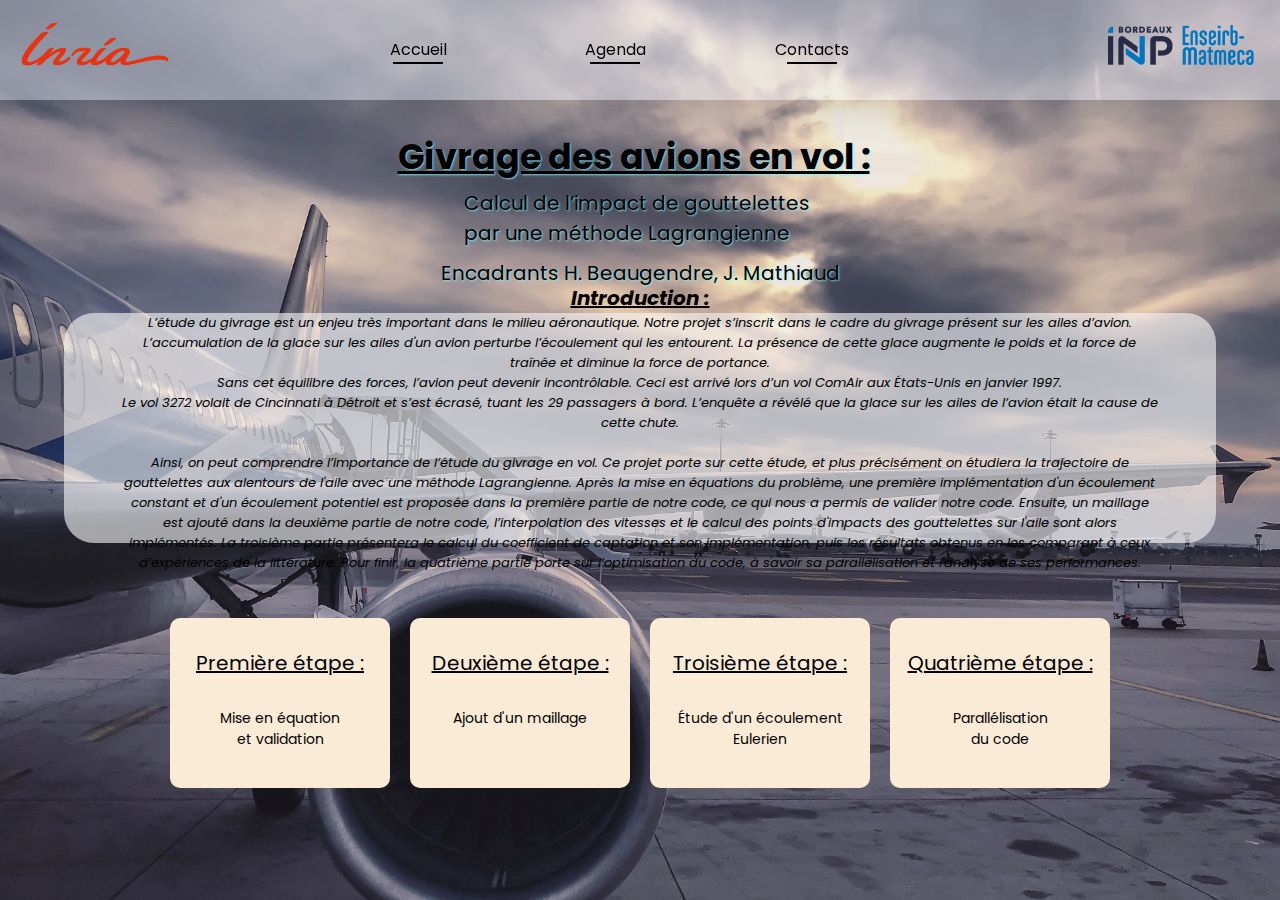
<file: index.html>
<!DOCTYPE html>

<html>

    <head>

        <meta charset="UTF-8">
        <link rel="stylesheet" href="style.css">
        <title>Accueil - Givrage</title>

    </head>

    <body>


        <div class="all">

            <div class="nav">

                <ul class="logo_2">
                    <a href="https://www.inria.fr/fr"><div class="logo_inria"></div></a>
                </ul>

                <ul class="milieu">
                    <ul class="normal">
                        <a href="./index.html"><li>Accueil</li></a>
                        <div class="trait"></div>
                    </ul>
                    <ul class="particulier">  
                        <a href="./Agenda/index.html"><li>Agenda</li></a>
                        <div class="trait"></div>
                    </ul>
                    <ul class="normal">
                        <a href="./Contacts/index.html"><li>Contacts</li></a>
                        <div class="trait"></div>
                    </ul>

                </ul>

                
                <a href="https://www.bordeaux-inp.fr/fr"><div class="logo"></div></a>
                
            </div>


            <div class="etapes">


                <div class="titre">
                    <div class="gros">
                        Givrage des avions en vol : 
                    </div>
                    <div class="fit">
                        Calcul de l’impact de gouttelettes 
                        <br> par une méthode Lagrangienne 
                    </div>
                    <div class="encadrant">
                        Encadrants H. Beaugendre, J. Mathiaud
                    </div>

                </div>


                <div class="intro">
                    
                    <div class="text-intro">
                        Introduction : 
                    </div>
                    <div class="texte">

                        L’étude du givrage est un enjeu très important dans le milieu aéronautique. Notre projet s’inscrit dans le cadre du givrage présent sur les ailes d’avion.</br>
                        L’accumulation de la glace sur les ailes d'un avion perturbe l’écoulement qui les entourent. La présence de cette glace augmente le poids et la force de traînée et diminue la force de portance. </br>
                        Sans cet équilibre des forces, l’avion peut devenir incontrôlable. Ceci est arrivé lors d’un vol ComAir aux États-Unis en janvier 1997. </br>
                        Le vol 3272 volait de Cincinnati à Détroit et s’est écrasé, tuant les 29 passagers à bord. L’enquête a révélé que la glace sur les ailes de l’avion était la cause de cette chute. </br> </br>

                        Ainsi, on peut comprendre l’importance de l’étude du givrage en vol. Ce projet porte sur cette étude, et plus précisément on étudiera la trajectoire de gouttelettes aux alentours de l'aile avec une méthode Lagrangienne. Après la mise en équations du problème, une première implémentation d'un écoulement constant et d'un écoulement potentiel est proposée dans la première partie de notre code, ce qui nous a permis de valider notre code. Ensuite, un maillage est ajouté dans la deuxième partie de notre code, l’interpolation des vitesses et le calcul des points d'impacts des gouttelettes sur l'aile sont alors implémentés. La troisième partie présentera le calcul du coefficient de captation et son implémentation, puis les résultats obtenus en les comparant à ceux d’expériences de la littérature. Pour finir, la quatrième partie porte sur l’optimisation du code, à savoir sa parallélisation et l'analyse de ses performances. </br>

                    </div>

                </div>


                <ul class="milieu_haut">

                    <a href="./premiere_etape/index.html"><div class="espace">
                        <div class="cas">Première étape : </div>
                        <div class="ecriture">
                            Mise en équation <br> et validation
                        </div>
                    </div></a>

                    <a href="./deuxieme_etape/index.html"><div class="espace">
                        <div class="cas">Deuxième étape :</div>
                        <div class="ecriture">
                            Ajout d'un maillage  
                        </div>
                    </div></a>

                    <a href="./troisieme_etape/index.html"><div class="espace">
                        <div class="cas">Troisième étape :</div>
                        <div class="ecriture">
                            Étude d'un écoulement <br>  Eulerien
                        </div>
                    </div></a>

                    <a href="./parallelisation/index.html"><div class="espace">
                        <div class="cas">Quatrième étape :</div>
                        <div class="ecriture">
                            Parallélisation<br> du code
                        </div>
                    </div></a>


                </ul>



            </div>


        </div>





    </body>


</html>
</file>
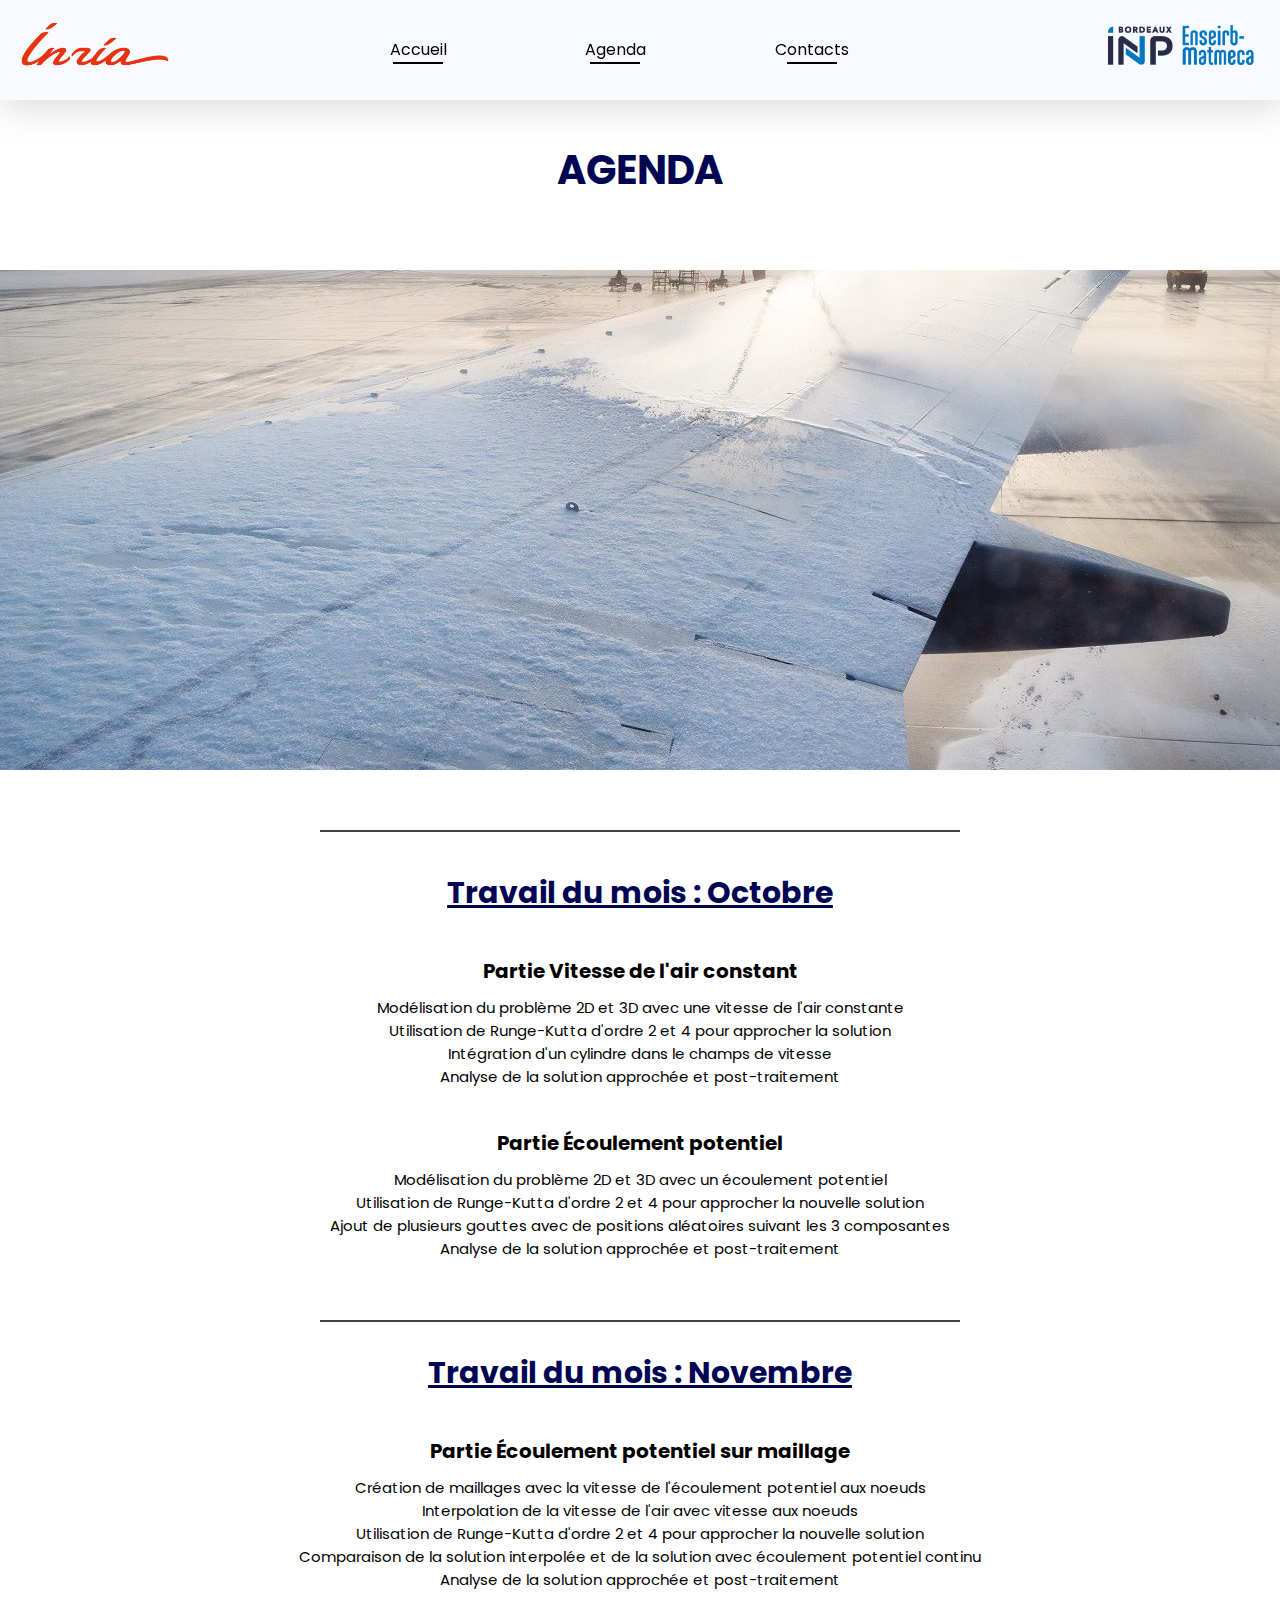
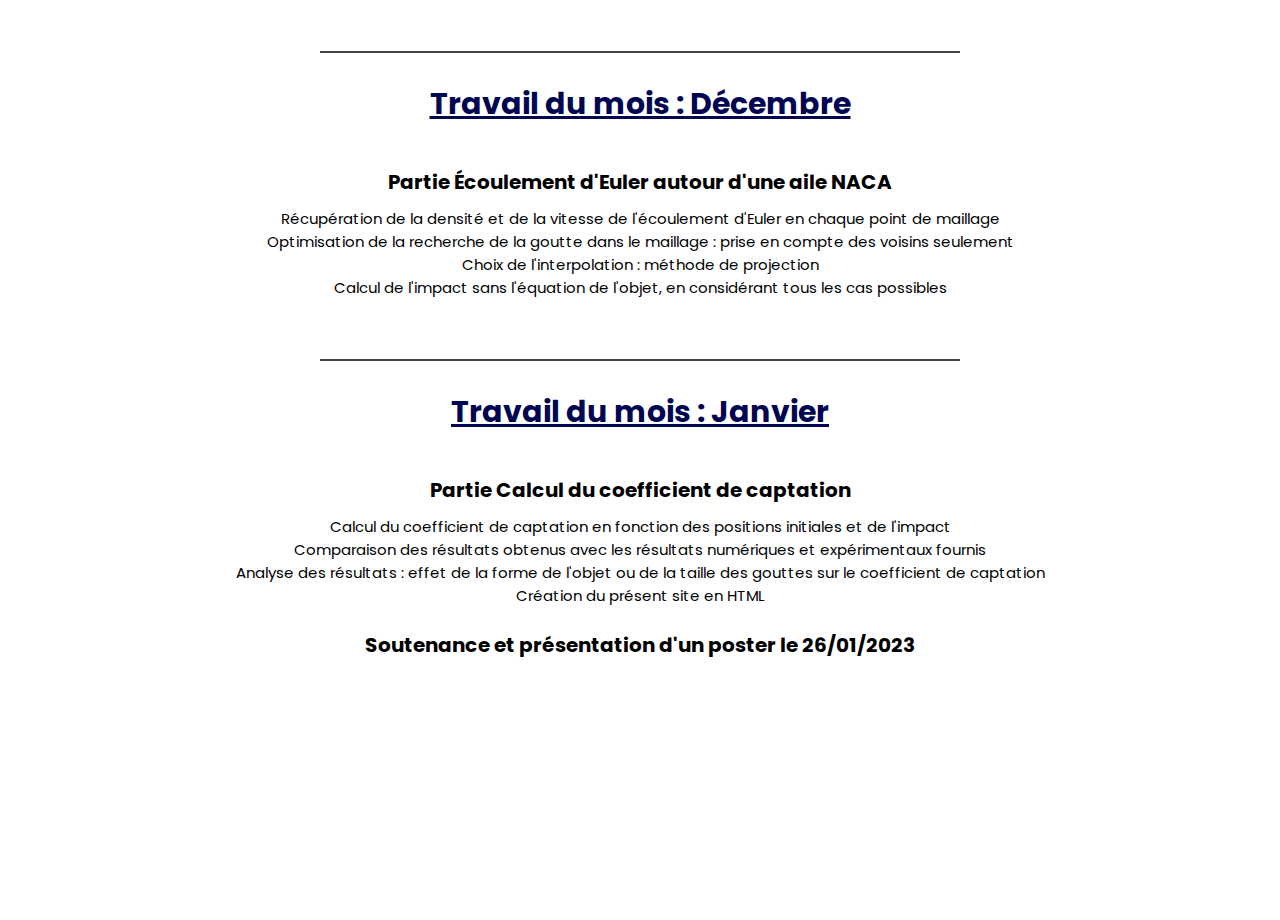
<file: Agenda/index.html>
<!DOCTYPE html>

<html>

    <head>

        <meta charset="UTF-8">
        <link rel="stylesheet" href="style.css">
        <title>Agenda - Givrage</title>

    </head>

    <body>


        <div class="all">

            <div class="nav">

                <ul class="logo_2">
                    <a href="https://www.inria.fr/fr"><div class="logo_inria"></div></a>
                </ul>

                <ul class="milieu">

                    <ul class="normal">
                        <a href="../index.html"><li>Accueil</li></a>
                        <div class="trait"></div>
                    </ul>

                    <ul class="particulier">  
                        <a href="./index.html"><li>Agenda</li></a>
                        <div class="trait"></div>
                    </ul>

                    <ul class="normal">
                        <a href="../Contacts/index.html"><li>Contacts</li></a>
                        <div class="trait"></div>
                    </ul>

                </ul>

                <a href="https://www.bordeaux-inp.fr/fr"><div class="logo"></div></a>
                
            
            </div>

            <div class="titre_partie">

                <div>
                    Agenda
                </div>
                
                
            </div>

            <div class="titre_photo">


            </div>
    
            <div class="trait-niveau">

                <div class="trait-intro"></div>

            </div>


            <div class="bloc_note">

                <div class="mois">
                    <div>Travail du mois : Octobre</div> 
                </div>

                <ul class="task">
                    <div class="titre">Partie Vitesse de l'air constant</div>
                    <li>Modélisation du problème 2D et 3D avec une vitesse de l'air constante</li>
                    <li>Utilisation de Runge-Kutta d'ordre 2 et 4 pour approcher la solution</li>
                    <li>Intégration d'un cylindre dans le champs de vitesse</li>
                    <li>Analyse de la solution approchée et post-traitement</li>
                </ul>

                <ul class="task">
                    <div class="titre">Partie Écoulement potentiel</div>
                    <li>Modélisation du problème 2D et 3D avec un écoulement potentiel</li>
                    <li>Utilisation de Runge-Kutta d'ordre 2 et 4 pour approcher la nouvelle solution</li>
                    <li>Ajout de plusieurs gouttes avec de positions aléatoires suivant les 3 composantes</li>
                    <li>Analyse de la solution approchée et post-traitement</li>
                </ul>

                <div class="trait-niveau">

                    <div class="trait-intro"></div>
    
                </div>

                <div class="mois_novembre">
                    <div>Travail du mois : Novembre</div> 
                </div>


                <ul class="task">
                    <div class="titre">Partie Écoulement potentiel sur maillage</div>
                    <li>Création de maillages avec la vitesse de l'écoulement potentiel aux noeuds</li>
                    <li>Interpolation de la vitesse de l'air avec vitesse aux noeuds</li>
                    <li>Utilisation de Runge-Kutta d'ordre 2 et 4 pour approcher la nouvelle solution</li>
                    <li>Comparaison de la solution interpolée et de la solution avec écoulement potentiel continu</li>
                    <li>Analyse de la solution approchée et post-traitement</li>
                </ul>


                <div class="trait-niveau">
                    <div class="trait-intro"></div>
                </div>

                <div class="mois_novembre">
                    <div>Travail du mois : Décembre</div> 
                </div>


                <ul class="task">
                    <div class="titre">Partie Écoulement d'Euler autour d'une aile NACA</div>
                    <li>Récupération de la densité et de la vitesse de l'écoulement d'Euler en chaque point de maillage</li>
                    <li>Optimisation de la recherche de la goutte dans le maillage : prise en compte des voisins seulement</li>
                    <li>Choix de l'interpolation : méthode de projection</li>
                    <li>Calcul de l'impact sans l'équation de l'objet, en considérant tous les cas possibles</li>
                </ul>

                <div class="trait-niveau">
                    <div class="trait-intro"></div>
                </div>

                <div class="mois_novembre">
                    <div>Travail du mois : Janvier</div> 
                </div>


                <ul class="task">
                    <div class="titre">Partie Calcul du coefficient de captation</div>
                    <li>Calcul du coefficient de captation en fonction des positions initiales et de l'impact</li>
                    <li>Comparaison des résultats obtenus avec les résultats numériques et expérimentaux fournis</li>
                    <li>Analyse des résultats : effet de la forme de l'objet ou de la taille des gouttes sur le coefficient de captation</li>
                    <li>Création du présent site en HTML</li>
                    <br>
                    <div class="titre">Soutenance et présentation d'un poster le 26/01/2023</div>
                </ul>

            </div>




        </div>





    </body>


</html>
</file>
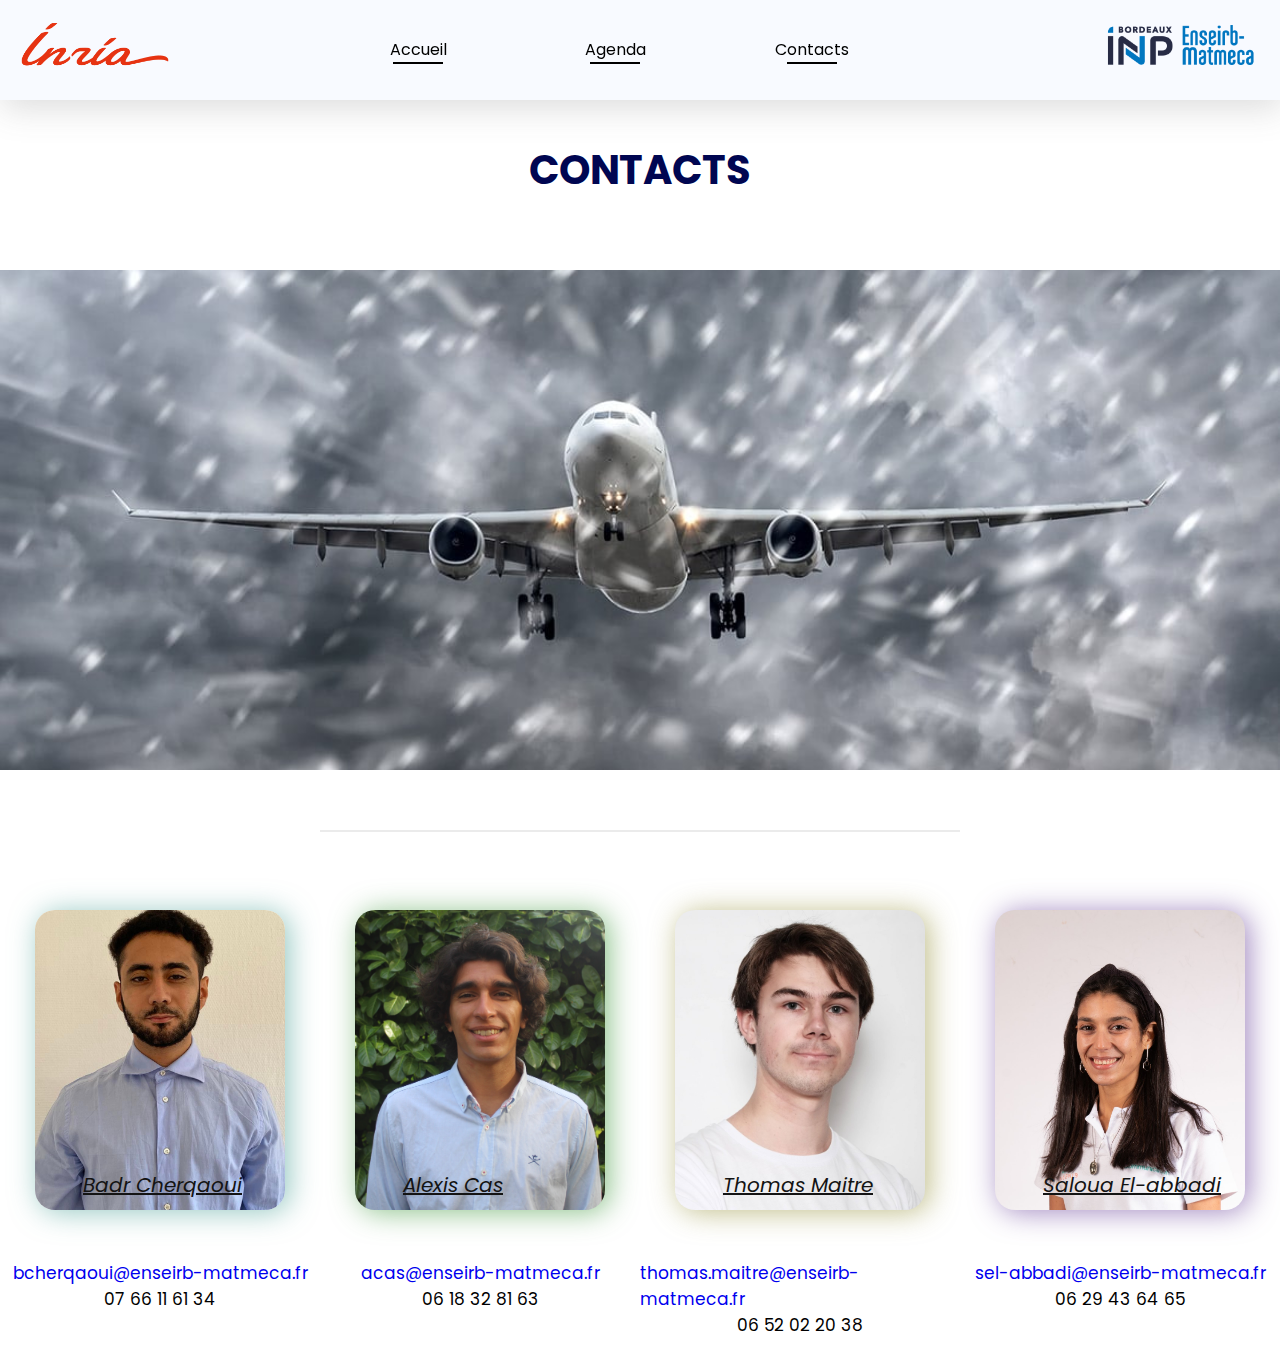
<file: Contacts/index.html>
<!DOCTYPE html>

<html>

    <head>

        <meta charset="UTF-8">
        <link rel="stylesheet" href="style.css">
        <title>Contacts - Givrage</title>

    </head>

    <body>


        <div class="all">

            <div class="nav">

                <ul class="logo_2">
                    <a href="https://www.inria.fr/fr"><div class="logo_inria"></div></a>
                </ul>

                <ul class="milieu">

                    <ul class="normal">
                        <a href="../index.html"><li>Accueil</li></a>
                        <div class="trait"></div>
                    </ul>

                    <ul class="particulier">  
                        <a href="../Agenda/index.html"><li>Agenda</li></a>
                        <div class="trait"></div>
                    </ul>

                    <ul class="normal">
                        <a href="./index.html"><li>Contacts</li></a>
                        <div class="trait"></div>
                    </ul>

                </ul>

                <a href="https://www.bordeaux-inp.fr/fr"><div class="logo"></div></a>
                
            
            </div>

            <div class="titre_partie">

                <div>
                    Contacts
                </div>
                
                
            </div>

            <div class="titre_photo"></div>
            <!-- <iframe width="100%" height="400" class= "titre_photo" src="./asset/production ID_3678380.mp4"> </iframe> -->
    
            <div class="trait-niveau">

                <div class="trait-intro">

                </div>

            </div>


            <div class="espace">


                <div class="espace_personne">

                    <div class="photo-1"><div class="prenom_text">Badr Cherqaoui</div></div>
                    <div class="elem_contact"><a href="mailto:bcherqaoui@enseirb-matmeca.fr?subject=Contacte suite au visionnage du site Givrage">bcherqaoui@enseirb-matmeca.fr</a></div>
                    <div class="elem_contact">07 66 11 61 34</div>


                </div>

                <div class="espace_personne">

                    <div class="photo-2"><div class="prenom_text">Alexis Cas</div></div>
                    <div class="elem_contact"><a href="mailto:acas@enseirb-matmeca.fr?subject=Contacte suite au visionnage du site Givrage">acas@enseirb-matmeca.fr</a></div>
                    <div class="elem_contact">06 18 32 81 63</div>

                    
                </div>

                <div class="espace_personne">

                    <div class="photo-3"><div class="prenom_text">Thomas Maitre</div></div>
                    <div class="elem_contact"><a href="mailto:thomas.maitre@enseirb-matmeca.fr?subject=Contacte suite au visionnage du site Givrage">thomas.maitre@enseirb-matmeca.fr</a></div>
                    <div class="elem_contact">06 52 02 20 38</div>

                    
                </div>

                <div class="espace_personne">

                    <div class="photo-4"><div class="prenom_text">Saloua El-abbadi</div></div>
                    <div class="elem_contact"><a href="mailto:sel-abbadi@enseirb-matmeca.fr?subject=Contacte suite au visionnage du site Givrage">sel-abbadi@enseirb-matmeca.fr</a></div>
                    <div class="elem_contact">06 29 43 64 65</div>


                    
                </div>


            </div>





        </div>





    </body>


</html>
</file>
<file: style.css>
@import url('https://fonts.googleapis.com/css2?family=Poppins&display=swap');
@import url('https://fonts.googleapis.com/css2?family=Dancing+Script&display=swap');
@import url('https://fonts.googleapis.com/css2?family=Lato:wght@300&display=swap');

*{
    padding: 0; 
    margin: 0; 
}

body{
    scroll-behavior: smooth;
    background-image: url("./asset/avion.jpg");  
    background-size: cover;
    background-position:top; 
    background-repeat: no-repeat;
    position: relative;

}

li{

    list-style-type: none;
}

a{
    text-decoration: none;
}


.nav{
    position: fixed;
    display: flex;
    align-items: center;
    justify-content: space-between;
    height: 100px;
    width: 100%;
    background-color: rgba(0, 255, 255, 0);
    transition: width 0.5s, height 1s, background-color 0.4s, transform 0.5s;
    z-index: 1000;


}

.nav li{
    color : black; 
}

.nav:hover{
    background-color: rgba(237, 242, 255, 0.416);
    box-shadow: 2px 8px 32px rgba(91, 88, 88, 0.21);

}

.all{

    height: 100vh;

}

.avion{
    width: 100%;
    height: 100vh;
}

.logo{
    
    width: 200px;
    height: 100px;

    margin-left: 20px;
    margin-bottom: 70px;
    background-image: url("./asset/Logo_ENSEIRB-MATMECA-Bordeaux_INP.svg.png");  
    background-size: cover;
    background-repeat: no-repeat;

}

.milieu{
    display: flex;
    flex-direction: row;
}

.milieu li{
    font-family: 'Poppins', sans-serif;

}

.milieu .normal{
    display: flex;
    flex-direction: column;
    justify-content: center;
    align-items: center;
    width: 70px;
    margin : 5px 50px; 
    padding: 8px 9px;
    border-radius: 20px 0px 20px 0px;
    transition: width 0.5s, height 1s, background-color 0.4s, transform 0.5s;

}

.particulier{
    display: flex;
    flex-direction: column;
    justify-content: center;
    align-items: center;
    width: 70px;
    margin : 5px 50px; 
    border-radius: 20px 0px 20px 0px;
    padding: 8px 18px;
    transition: width 0.5s, height 1s, background-color 0.9s, transform 0.5s;

    
}

.milieu ul:hover{
    background-color: rgba(113, 113, 113, 0.569);

}

.trait{
    background-color: black;
    height: 2px;
    width: 50px;
}



.logo_2{
    display: flex;
    flex-direction: row;
}

.logo_cea{
    
    width: 100px;
    height: 70px;

    margin-left: 20px;
    margin-bottom: 13px;
    background-image: url("./asset/CEA_logo_nouveau.svg.png");  
    background-size: cover;
    background-position: center;
    margin-top: 15px;

}


.logo_inria{
    
    width: 150px;
    height: 70px;

    margin-left: 20px;
    margin-bottom: 13px;
    background-image: url("./asset/Inr_logo_fr_rouge.png");  
    background-size: cover;
    background-position: center;
    margin-top: 15px;


}

.etapes{
    padding-top: 120px;
    display: flex ;
    flex-direction: column;
    justify-content: space-between; 
    align-items: center;
}



.milieu_haut{
    display: flex;
    flex-direction: row;
    justify-content: center;
    height: 200px;
    width: 100%;
    margin-top: 70px;
}

.titre{

    font-family: 'Poppins', sans-serif;
    display: flex;
    flex-direction: column;
    margin: 10px 50px;
    color: rgb(0, 0, 0);

    
}

.titre div{
    text-shadow:1px 1px 2px rgba(129, 249, 255, 0.76);
}


.gros{
    font-size: 35px;
    font-weight: bold;
    text-decoration: underline;
}

.fit{
    font-size: 20px;
    padding: 5px 66px;
}

.encadrant{
    font-size: 20px;
    padding: 5px 43px;
}


.espace{

    margin: 5px 10px;
    height: 170px;
    width: 220px;
    background-color: antiquewhite;
    /* background-image: url("./asset/pexels-isabella-mendes-348481.jpg");   */
    background-size: cover;
    background-position:top; 
    background-position: center;

    border-radius: 10px 10px 10px 10px;

    transition: width 0.5s, height 1s, box-shadow 0.9s, transform 0.5s, border-radius 0.5s;

    display: flex;
    align-items: center;
    flex-direction: column;

}




.espace:hover{
    box-shadow:-9px 5px 19px rgba(79, 79, 79, 0.95);
    border-radius: 50px 10px 50px 10px;

}


.ecriture{
    display: flex;
    color: black;
    font-family: 'Poppins', sans-serif;
    font-size: 14px;
    margin-top: 30px;
    text-align: center;
}

.cas{
    display: flex;
    color: black;
    font-family: 'Poppins', sans-serif;
    font-size: 20px;
    margin-top: 30px; 
    text-decoration: underline;
}




.projet{

    font-family: 'Poppins', sans-serif;

    font-size: 30px;
    line-height: 3.875rem;

    margin : 0 80px; 
    text-transform: uppercase;
    color: rgb(1, 1, 26);

}




.intro{
    background-color: rgba(244, 244, 244, 0.627);
    width: 90%;
    height: 230px;
    display: flex;
    flex-direction: column;
    justify-content: center;
    align-items: center;
    margin-top: 10px;
    border-radius: 30px;
    font-style:italic;
}

.text-intro{
    font-size: 20px;
    font-family: "Poppins", sans-serif;
    font-weight: bold;
    text-decoration: underline;
}

.texte{
    text-align: center;
    width: 90%;
    font-size: 13px;
    font-family: "Poppins", sans-serif;
}
</file>
<file: Agenda/style.css>
@import url('https://fonts.googleapis.com/css2?family=Poppins&display=swap');
@import url('https://fonts.googleapis.com/css2?family=Dancing+Script&display=swap');

*{
    padding: 0; 
    margin: 0; 
}

body{
    scroll-behavior: smooth;
    /* background-image: url("./asset/givrage.jpeg");   */
    background-size: cover;
    background-position:top; 
    background-repeat: no-repeat;

}



a{
    text-decoration: none;
}


.nav{
    position: fixed; 
    display: flex;
    align-items: center;
    justify-content: space-between;
    height: 100px;
    width: 100%;
    /* background-color: rgba(0, 255, 255, 0); */
    background-color: rgba(237, 242, 255, 0.416);
    transition: width 0.5s, height 1s, background-color 0.4s, transform 0.5s;
    z-index: 1000;

}

.nav li{
    color : black; 
}

.nav:hover{
    background-color: rgba(237, 242, 255, 0.416);
    box-shadow: 2px 8px 32px rgba(91, 88, 88, 0.21);
}

.all{
    
    height: 280vh;

}

.logo{
    
    width: 200px;
    height: 100px;

    margin-left: 20px;
    margin-bottom: 70px;
    background-image: url("./asset/Logo_ENSEIRB-MATMECA-Bordeaux_INP.svg.png");  
    background-size: cover;
    background-repeat: no-repeat;

}

.milieu{
    display: flex;
    flex-direction: row;
}

.milieu li{
    font-family: 'Poppins', sans-serif;
    list-style: none;


}


.milieu .normal{
    display: flex;
    flex-direction: column;
    justify-content: center;
    align-items: center;
    width: 70px;
    margin : 5px 50px; 
    padding: 8px 9px;
    border-radius: 20px 0px 20px 0px;
    transition: width 0.5s, height 1s, background-color 0.4s, transform 0.5s;

}

.particulier{
    display: flex;
    flex-direction: column;
    justify-content: center;
    align-items: center;
    width: 70px;
    margin : 5px 50px; 
    border-radius: 20px 0px 20px 0px;
    padding: 8px 18px;
    transition: width 0.5s, height 1s, background-color 0.9s, transform 0.5s;

    
}

.milieu ul:hover{
    background-color: rgba(113, 113, 113, 0.569);

}

.trait{
    background-color: black;
    height: 2px;
    width: 50px;
}



.logo_2{
    display: flex;
    flex-direction: row;
}



.logo_inria{
    
    width: 150px;
    height: 70px;

    margin-left: 20px;
    margin-bottom: 13px;
    background-image: url("./asset/Inr_logo_fr_rouge.png");  
    background-size: cover;
    background-position: center;
    margin-top: 15px;


}


.titre_partie{
    padding-top: 70px;

    font-family: 'Poppins', sans-serif; 
    font-weight: bold; 
    width: 100%;  
    height: 200px; 
    display: flex; 
    justify-content: center; 
    align-items: center;
    font-size: 40px;  
    text-transform: uppercase; 
    color:#000651;

    background-color: eaeaea36; 

    /* background-color: black;  */
}

.titre_photo{
    width: 100%;  
    height: 500px;
    background-image: url("./asset/givrage.jpeg");  
    background-size: cover;
    background-position:center; 
    background-repeat: no-repeat;

}


.titre_photo-1{
    width: 100%;  
    height: 500px;
    background-image: url("./asset/avion.jpg");  
    background-size: cover;
    background-position:center; 
    background-repeat: no-repeat;

}

.trait-niveau{

    display: flex; 
    justify-content: center; 
    align-content: center; 
    width: 100%;  
    height: 50px;

}

.trait-intro{

    margin-top: 60px; 
    width: 50%;  
    height: 2px;
    background-color:#000000bc;  
}


.bloc_note{



    width: 100%;  
    height: 400px;
    background-color: rgb(255, 255, 255);

    margin-top: 50px;
    display: flex;
    flex-direction: column;
}


.mois{
    display: flex; 
    justify-content: center;
    align-items: center;
}

.mois_novembre{
    display: flex; 
    justify-content: center;
    align-items: center;
    margin-top: 40px;
}

.mois div{
    font-family: "Poppins", sans-serif;
    font-size: 30px;
    font-weight: bold;
    text-decoration: underline;
    color: #000651;


}

.mois_novembre div{
    font-family: "Poppins", sans-serif;
    font-size: 30px;
    font-weight: bold;
    text-decoration: underline;
    color: #000651;
}

.task{

    margin-top: 40px;
    font-family: "Poppins", sans-serif;
    font-size: 15px;
}

.task li{
    text-align: center;
}

.titre{
    text-align: center;
    margin-bottom: 10px;
    font-family: "Poppins", sans-serif;
    font-size: 20px;
    font-weight: bold; 
}
</file>
<file: Contacts/style.css>
@import url('https://fonts.googleapis.com/css2?family=Poppins&display=swap');
@import url('https://fonts.googleapis.com/css2?family=Dancing+Script&display=swap');

*{
    padding: 0; 
    margin: 0; 
}

body{
    scroll-behavior: smooth;
    /* background-image: url("./asset/givrage.jpeg");   */
    background-size: cover;
    background-position:top; 
    background-repeat: no-repeat;

}

li{

    list-style-type: none;
}

a{
    text-decoration: none;
}


.nav{
    position: fixed; 
    display: flex;
    align-items: center;
    justify-content: space-between;
    height: 100px;
    width: 100%;
    /* background-color: rgba(0, 255, 255, 0); */
    background-color: rgba(237, 242, 255, 0.416);
    transition: width 0.5s, height 1s, background-color 0.4s, transform 0.5s;
    z-index: 1000;

}

.nav li{
    color : black; 
}

.nav:hover{
    background-color: rgba(237, 242, 255, 0.416);
    box-shadow: 2px 8px 32px rgba(91, 88, 88, 0.21);
}

.all{
    
    height: 150vh;

}

.logo{
    
    width: 200px;
    height: 100px;

    margin-left: 20px;
    margin-bottom: 70px;
    background-image: url("./asset/Logo_ENSEIRB-MATMECA-Bordeaux_INP.svg.png");  
    background-size: cover;
    background-repeat: no-repeat;

}

.milieu{
    display: flex;
    flex-direction: row;
}

.milieu li{
    font-family: 'Poppins', sans-serif;

}

.milieu .normal{
    display: flex;
    flex-direction: column;
    justify-content: center;
    align-items: center;
    width: 70px;
    margin : 5px 50px; 
    padding: 8px 9px;
    border-radius: 20px 0px 20px 0px;
    transition: width 0.5s, height 1s, background-color 0.4s, transform 0.5s;

}

.particulier{
    display: flex;
    flex-direction: column;
    justify-content: center;
    align-items: center;
    width: 70px;
    margin : 5px 50px; 
    border-radius: 20px 0px 20px 0px;
    padding: 8px 18px;
    transition: width 0.5s, height 1s, background-color 0.9s, transform 0.5s;

    
}

.milieu ul:hover{
    background-color: rgba(113, 113, 113, 0.569);

}

.trait{
    background-color: black;
    height: 2px;
    width: 50px;
}



.logo_2{
    display: flex;
    flex-direction: row;
}

.logo_cea{
    
    width: 100px;
    height: 70px;

    margin-left: 20px;
    margin-bottom: 13px;
    background-image: url("./asset/CEA_logo_nouveau.svg.png");  
    background-size: cover;
    background-position: center;
    margin-top: 15px;

}


.logo_inria{
    
    width: 150px;
    height: 70px;

    margin-left: 20px;
    margin-bottom: 13px;
    background-image: url("./asset/Inr_logo_fr_rouge.png");  
    background-size: cover;
    background-position: center;
    margin-top: 15px;


}


.titre_partie{
    padding-top: 70px;

    font-family: 'Poppins', sans-serif; 
    font-weight: bold; 
    width: 100%;  
    height: 200px; 
    display: flex; 
    justify-content: center; 
    align-items: center;
    font-size: 40px;  
    text-transform: uppercase; 
    color:#000651;

    background-color: eaeaea36; 

    /* background-color: black;  */
}

.titre_photo{
    width: 100%;  
    height: 500px;
    background-image: url("./asset/glace-0.jpeg");  
    background-size: cover;
    background-position:center; 
    background-repeat: no-repeat;

}



.trait-niveau{

    display: flex; 
    justify-content: center; 
    align-content: center; 
    width: 100%;  
    height: 50px;

}

.trait-intro{

    margin-top: 60px; 
    width: 50%;  
    height: 2px;
    background-color:#00000014;  
}


.espace{

    display: flex;
    flex-direction: row;
    margin-top: 40px;
    height: 500px;
    width: 100%;

}


.espace_personne{

    display: flex; 
    flex-direction: column;
    align-items: center;
    width: 25%;
    height: 500px;
    font-family: "Poppins", sans-serif;
    font-size: 20px;

}

.elem_contact{
    font-size: 17px;

}


.photo-1{
    display: flex; 
    align-items: flex-end;
    height: 300px;
    width: 250px;
    background-image: url(./asset/Photo-CV.jpg);     
    background-size: cover;
    background-position:center; 
    background-repeat: no-repeat;
    margin: 50px 0px;
    border-radius: 20px;
}

.prenom_text{
    transform: rotate(0deg);
    margin-bottom: 10px;
    margin-left: 48px;
    color: rgb(20, 20, 20);
    transition: width 1s, height 1s, background-color 1s, transform 1s, rotate 1s, translate 1s;
    font-size: 20px;
    font-family: "Poppins", sans-serif;
    font-style: italic;
    text-decoration: underline;
}



.photo-2{
    display: flex; 
    align-items: flex-end;
    height: 300px;
    width: 250px;
    background-color: cornflowerblue;
    background-image: url(./asset/alexis.jpg);     
    background-size: cover;
    background-position:center; 
    background-repeat: no-repeat;
    margin: 50px 0;
    border-radius: 20px;

}

.photo-3{
    display: flex; 
    align-items: flex-end;
    height: 300px;
    width: 250px;
    background-color: brown;
    background-image: url(./asset/photo_thomas.jpeg);     
    background-size: cover;
    background-position:center; 
    background-repeat: no-repeat;
    margin: 50px 0;
    border-radius: 20px;

}

.photo-4{
    display: flex; 
    align-items: flex-end;
    height: 300px;
    width: 250px;
    background-color: coral;
    background-image: url(./asset/Photo_cv.jpg);     
    background-size: cover;
    background-position:center; 
    background-repeat: no-repeat;
    margin: 50px 0;
    border-radius: 20px;

}

.photo-1:hover{
    cursor: pointer;
}
.photo-2:hover{
    cursor: pointer;
}.photo-3:hover{
    cursor: pointer;
}.photo-4:hover{
    cursor: pointer;
}

.photo-1{
    box-shadow: 4px 2px 29px 0 rgba(66, 156, 146, 0.563);
    transition: box-shadow 1s; 
}

.photo-1:hover{
    box-shadow: 4px 2px 29px 0 rgba(66, 156, 89, 0.469);
}

.photo-2{
    box-shadow: 4px 2px 29px 0 rgba(70, 156, 66, 0.63);
}
.photo-2:hover{
    box-shadow: 4px 2px 29px 0 rgba(66, 156, 144, 0.63);
}

.photo-3{
    box-shadow: 4px 2px 29px 0 rgba(156, 150, 66, 0.63);
}
.photo-3:hover{
    box-shadow: 4px 2px 29px 0 rgba(98, 156, 66, 0.63);
}

.photo-4{
    box-shadow: 4px 2px 29px 0 rgba(106, 66, 156, 0.63);
}
.photo-4:hover{
    box-shadow: 4px 2px 29px 0 rgba(146, 66, 156, 0.63);
}


.photo-1:hover .prenom_text{
    transform: translate(15px); 
    text-shadow: 0.4px 1px 2px;
}

.photo-2:hover .prenom_text{
    transform: translate(25px); 
    text-shadow: 0.4px 1px 2px;
}

.photo-3:hover .prenom_text{
    transform: translate(15px); 
    text-shadow: 0.4px 1px 2px;
}

.photo-4:hover .prenom_text{
    transform: translate(12px); 
    text-shadow: 0.4px 1px 2px;
}

.prenom{
    font-style: italic;
    text-decoration: underline;
}
</file>
